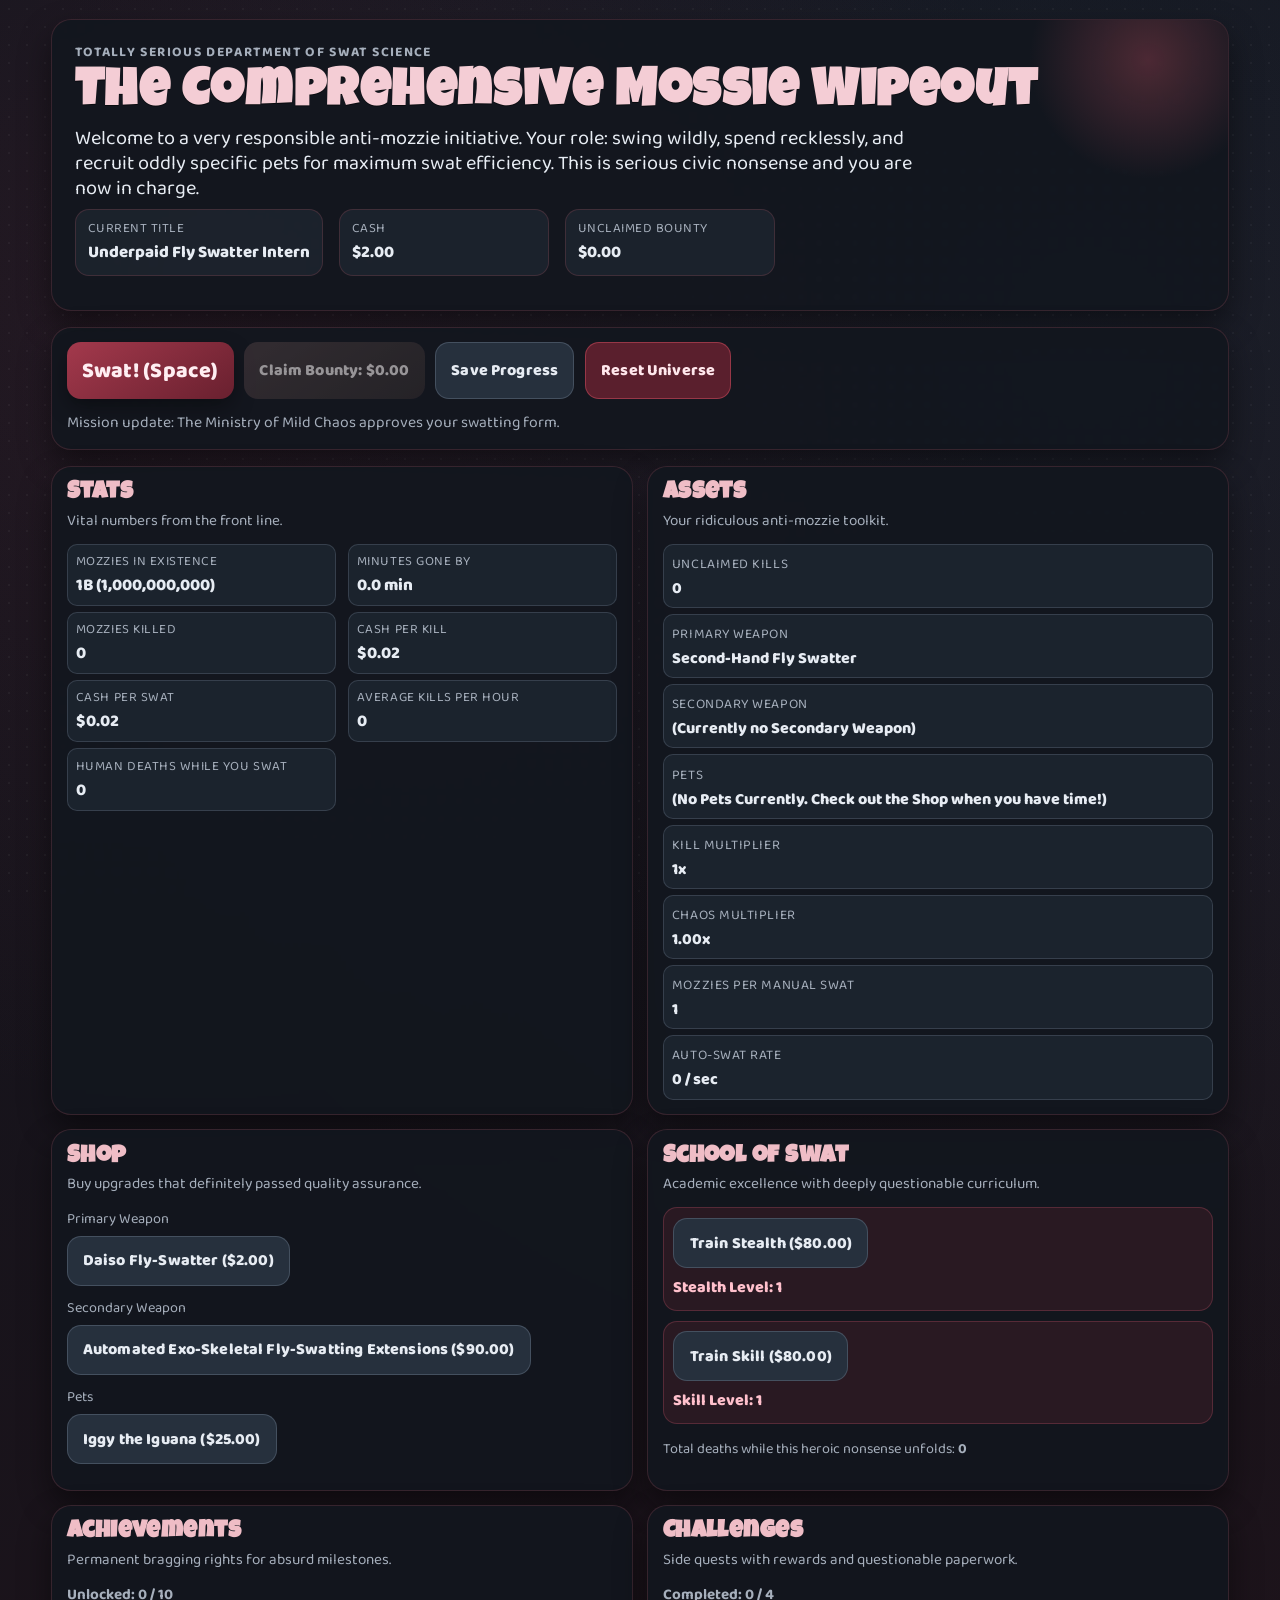
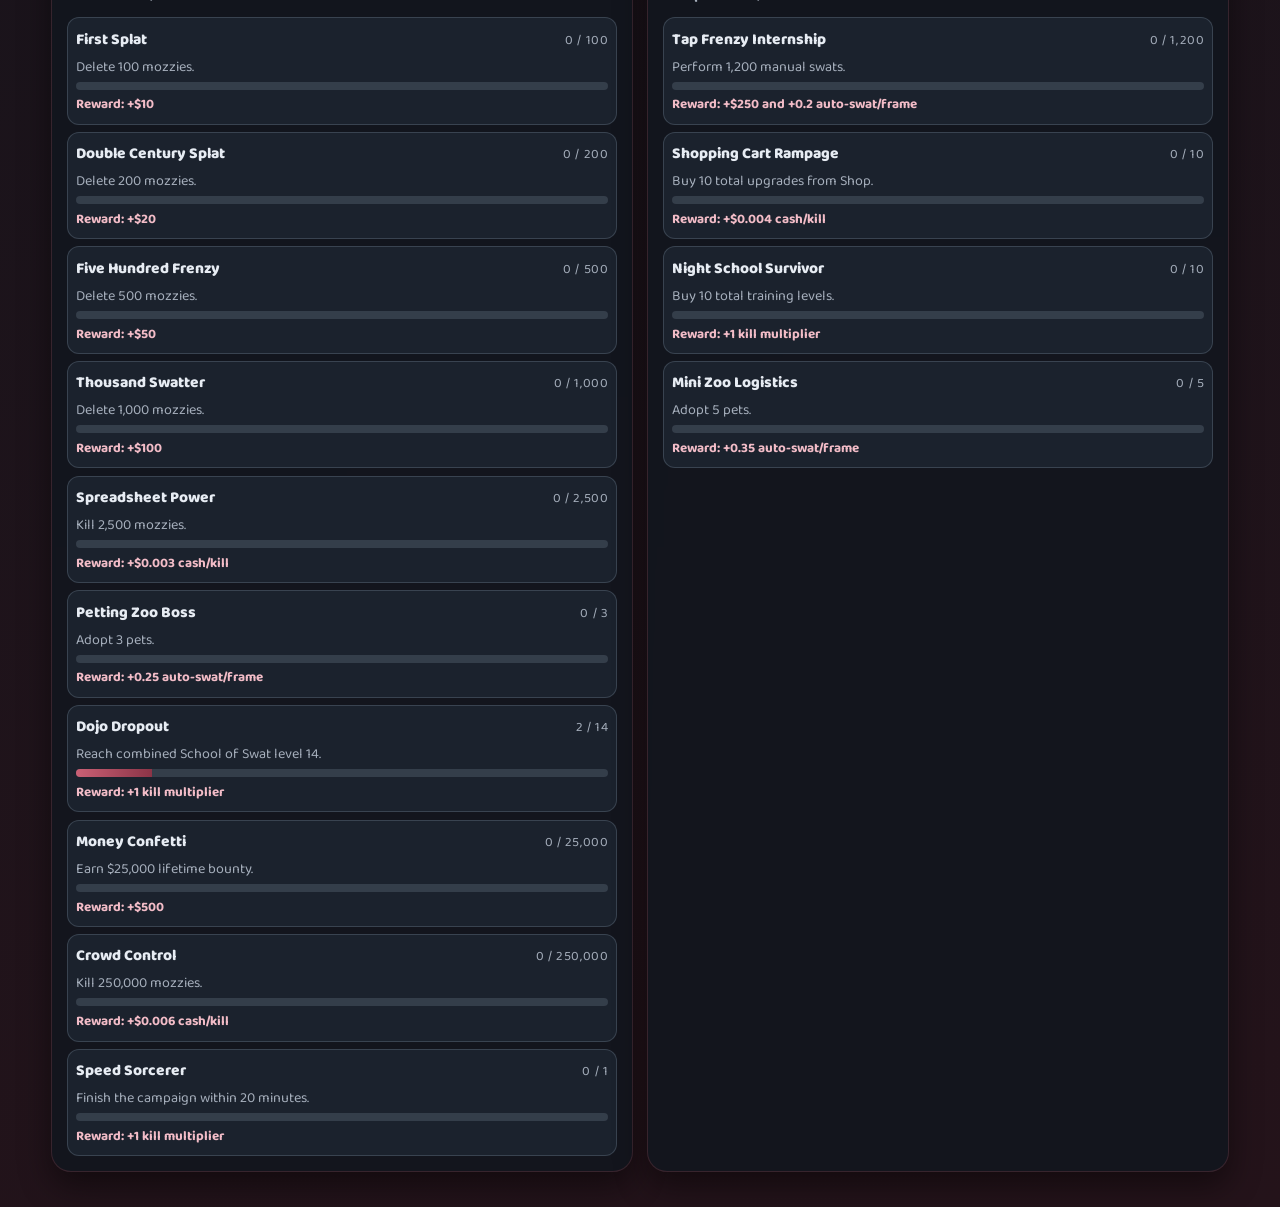
<file: index.html>
<!DOCTYPE html>
<html lang="en">
<head>
  <meta charset="UTF-8">
  <meta name="viewport" content="width=device-width, initial-scale=1.0">
  <meta name="description" content="A light-hearted idle swatting nonsense simulator featuring absurd weapons, pets, achievements, and challenges.">
  <title>Mossie Wipeout Deluxe</title>
  <link rel="preconnect" href="https://fonts.googleapis.com">
  <link rel="preconnect" href="https://fonts.gstatic.com" crossorigin>
  <link href="https://fonts.googleapis.com/css2?family=Baloo+2:wght@400;600;700;800&family=Luckiest+Guy&display=swap" rel="stylesheet">
  <link rel="stylesheet" href="styles.css">
</head>
<body>
  <main class="page">
    <header class="hero card reveal">
      <p class="eyebrow">Totally Serious Department of Swat Science</p>
      <h1>The Comprehensive Mossie Wipeout</h1>
      <p class="hero-copy">
        Welcome to a very responsible anti-mozzie initiative. Your role: swing wildly, spend recklessly, and recruit oddly specific pets
        for maximum swat efficiency. This is serious civic nonsense and you are now in charge.
      </p>
      <div class="hero-stats">
        <div class="hero-pill">
          <span class="pill-label">Current Title</span>
          <strong id="title" class="pill-value">Underpaid Fly Swatter Intern</strong>
        </div>
        <div class="hero-pill">
          <span class="pill-label">Cash</span>
          <strong id="totalCash" class="pill-value">$2.00</strong>
        </div>
        <div class="hero-pill">
          <span class="pill-label">Unclaimed Bounty</span>
          <strong id="unclaimedBounty" class="pill-value">$0.00</strong>
        </div>
      </div>
      <p id="endMessage" class="end-message" aria-live="polite"></p>
    </header>

    <section class="control-panel card reveal delay-1" aria-label="Mission Controls">
      <div class="button-row">
        <button id="swatButton" class="btn btn-swat" type="button">Swat! (Space)</button>
        <button id="claimButton" class="btn btn-claim" type="button">Claim Bounty: <span id="unclaimedBountyLabel">$0.00</span></button>
        <button id="saveButton" class="btn btn-ghost" type="button">Save Progress</button>
        <button id="resetButton" class="btn btn-danger" type="button">Reset Universe</button>
      </div>
      <p class="status-line">Mission update: <span id="missionUpdate">The Ministry of Mild Chaos approves your swatting form.</span></p>
    </section>

    <section class="dashboard">
      <article class="panel card reveal delay-1" aria-label="Stats">
        <h2>Stats</h2>
        <p class="mini-note">Vital numbers from the front line.</p>
        <div class="stats-grid">
          <div class="stat">
            <span class="stat-label">Mozzies in Existence</span>
            <span id="totalMozzies" class="stat-value">1,000,000,000</span>
          </div>
          <div class="stat">
            <span class="stat-label">Minutes Gone By</span>
            <span id="time" class="stat-value">0.0 min</span>
          </div>
          <div class="stat">
            <span class="stat-label">Mozzies Killed</span>
            <span id="mozziesKilled" class="stat-value">0</span>
          </div>
          <div class="stat">
            <span class="stat-label">Cash Per Kill</span>
            <span id="cashPerKill" class="stat-value">$0.02</span>
          </div>
          <div class="stat">
            <span class="stat-label">Cash Per Swat</span>
            <span id="cashPerSwat" class="stat-value">$0.02</span>
          </div>
          <div class="stat">
            <span class="stat-label">Average Kills Per Hour</span>
            <span id="averageKillsPerHour" class="stat-value">0</span>
          </div>
          <div class="stat">
            <span class="stat-label">Human Deaths While You Swat</span>
            <span id="humanDeaths" class="stat-value">0</span>
          </div>
        </div>
      </article>

      <article class="panel card reveal delay-2" aria-label="Assets">
        <h2>Assets</h2>
        <p class="mini-note">Your ridiculous anti-mozzie toolkit.</p>
        <ul class="listing">
          <li>
            <span class="key">Unclaimed Kills</span>
            <div id="unclaimedKills" class="value">0</div>
          </li>
          <li>
            <span class="key">Primary Weapon</span>
            <div id="weaponName" class="value">Second-Hand Fly Swatter</div>
          </li>
          <li>
            <span class="key">Secondary Weapon</span>
            <div id="secondaryWeaponName" class="value">(Currently no Secondary Weapon)</div>
          </li>
          <li>
            <span class="key">Pets</span>
            <div id="pets" class="value">(No Pets Currently. Check out the Shop when you have time!)</div>
          </li>
          <li>
            <span class="key">Kill Multiplier</span>
            <div id="killMultiplier" class="value">1x</div>
          </li>
          <li>
            <span class="key">Chaos Multiplier</span>
            <div id="chaosMultiplier" class="value">1.00x</div>
          </li>
          <li>
            <span class="key">Mozzies Per Manual Swat</span>
            <div id="killPerSwatFinal" class="value">1</div>
          </li>
          <li>
            <span class="key">Auto-Swat Rate</span>
            <div id="autoSwatRate" class="value">0 / sec</div>
          </li>
        </ul>
      </article>

      <article class="panel card reveal delay-3" aria-label="Shop">
        <h2>Shop</h2>
        <p class="mini-note">Buy upgrades that definitely passed quality assurance.</p>
        <div class="shop-item">
          <p>Primary Weapon</p>
          <button id="weaponButton" class="btn btn-ghost" type="button"><span id="weaponShop"></span></button>
        </div>
        <div class="shop-item">
          <p>Secondary Weapon</p>
          <button id="secondaryWeaponButton" class="btn btn-ghost" type="button"><span id="secondaryWeaponShop"></span></button>
        </div>
        <div class="shop-item">
          <p>Pets</p>
          <button id="petButton" class="btn btn-ghost" type="button"><span id="petShop"></span></button>
        </div>
      </article>

      <article class="panel card reveal delay-4" aria-label="School of Swat">
        <h2>School of Swat</h2>
        <p class="mini-note">Academic excellence with deeply questionable curriculum.</p>
        <div class="training-grid">
          <div class="training-block">
            <button id="trainStealthButton" class="btn btn-ghost" type="button">Train Stealth (<span id="stealthCost">$80.00</span>)</button>
            <div class="training-level">Stealth Level: <span id="stealth">1</span></div>
          </div>
          <div class="training-block">
            <button id="trainSkillButton" class="btn btn-ghost" type="button">Train Skill (<span id="skillCost">$80.00</span>)</button>
            <div class="training-level">Skill Level: <span id="skill">1</span></div>
          </div>
        </div>
        <p class="footer-note">Total deaths while this heroic nonsense unfolds: <strong id="humanDeathsMirror">mirrored in Stats</strong></p>
      </article>

      <article class="panel card reveal delay-2" aria-label="Achievements">
        <h2>Achievements</h2>
        <p class="mini-note">Permanent bragging rights for absurd milestones.</p>
        <p class="progress-line">Unlocked: <span id="achievementCount">0 / 0</span></p>
        <ul id="achievementList" class="quest-list"></ul>
      </article>

      <article class="panel card reveal delay-3" aria-label="Challenges">
        <h2>Challenges</h2>
        <p class="mini-note">Side quests with rewards and questionable paperwork.</p>
        <p class="progress-line">Completed: <span id="challengeCount">0 / 0</span></p>
        <ul id="challengeList" class="quest-list"></ul>
      </article>
    </section>
  </main>

  <div id="toast" class="toast" role="status" aria-live="polite"></div>
  <div id="questPopup" class="quest-popup" role="dialog" aria-live="polite" aria-hidden="true">
    <div class="quest-popup-card">
      <p id="questPopupTitle" class="quest-popup-title">Quest Complete</p>
      <p id="questPopupAmount" class="quest-popup-amount">Reward: +$0.00</p>
      <button id="questPopupContinue" class="quest-popup-btn" type="button">continue saving humanity</button>
    </div>
  </div>

  <script src="MozzieWipeOutWeapons.js"></script>
  <script src="app.js"></script>
</body>
</html>
</file>
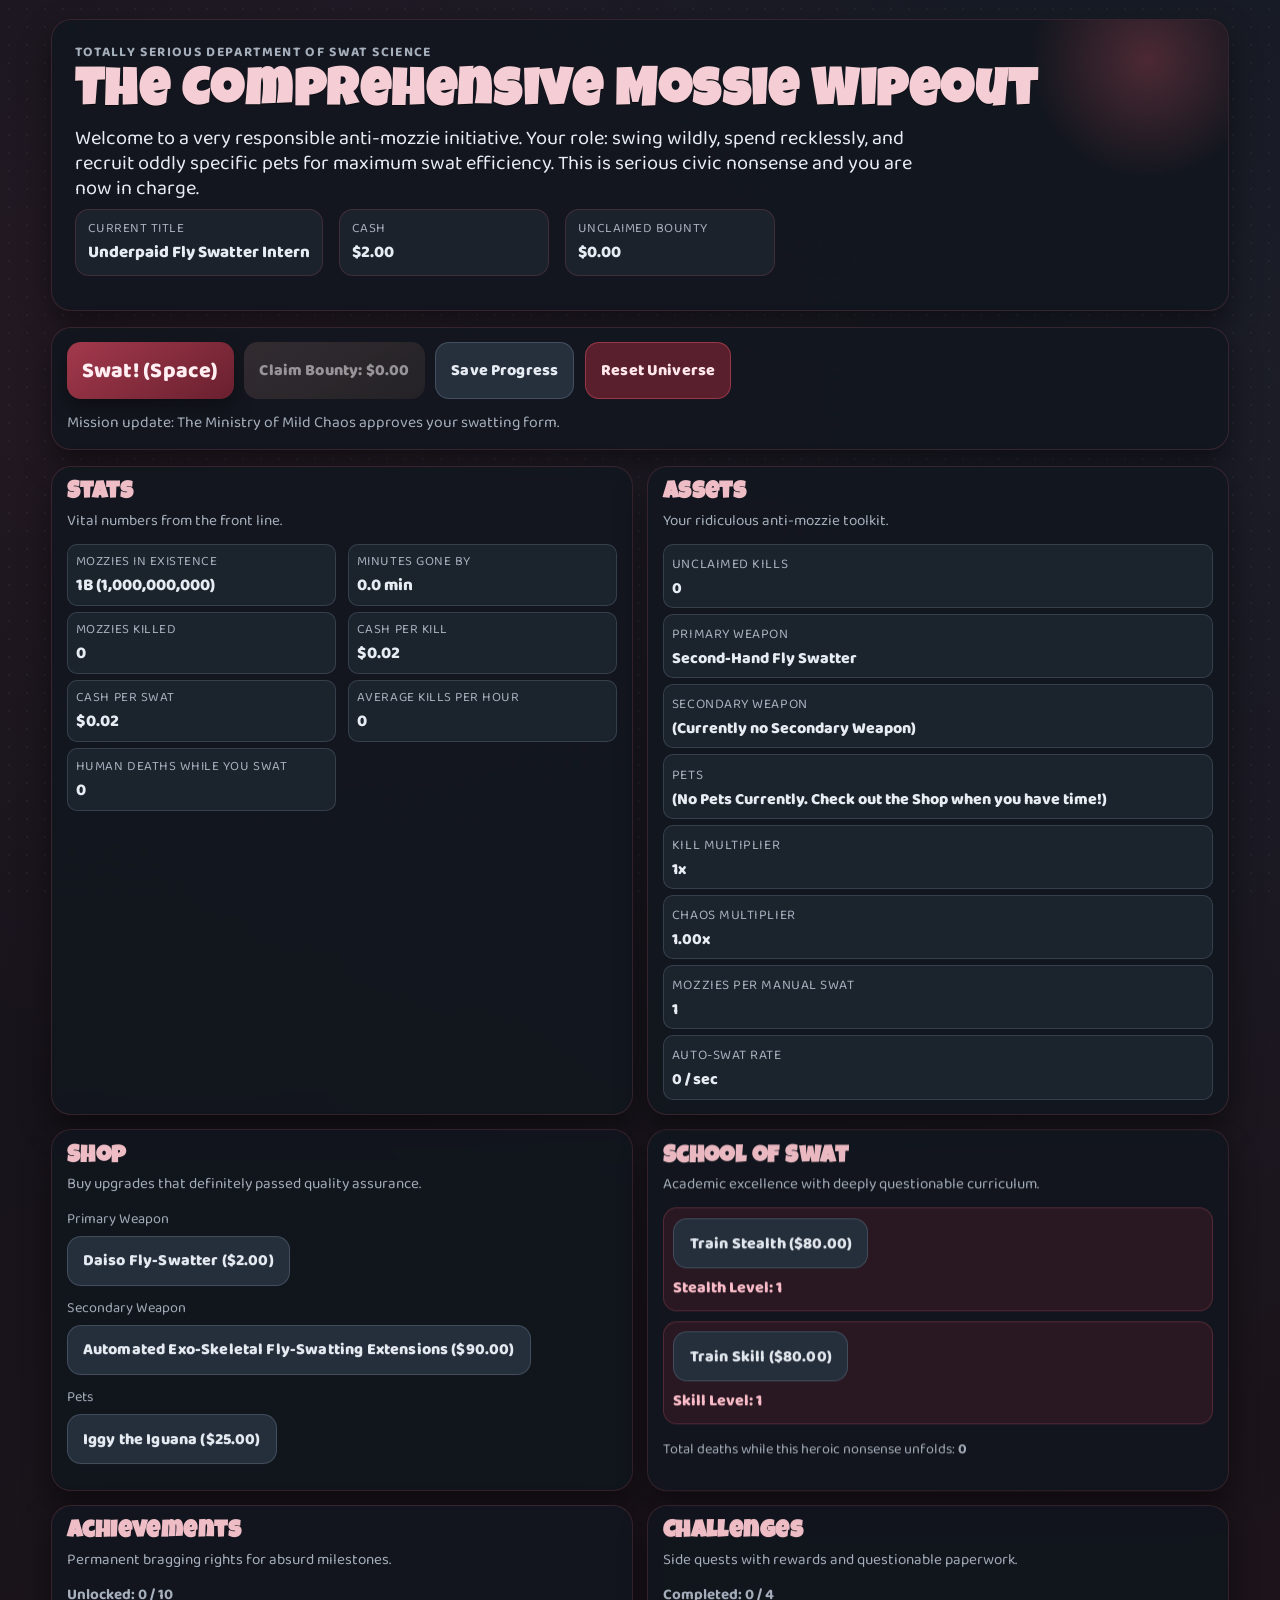
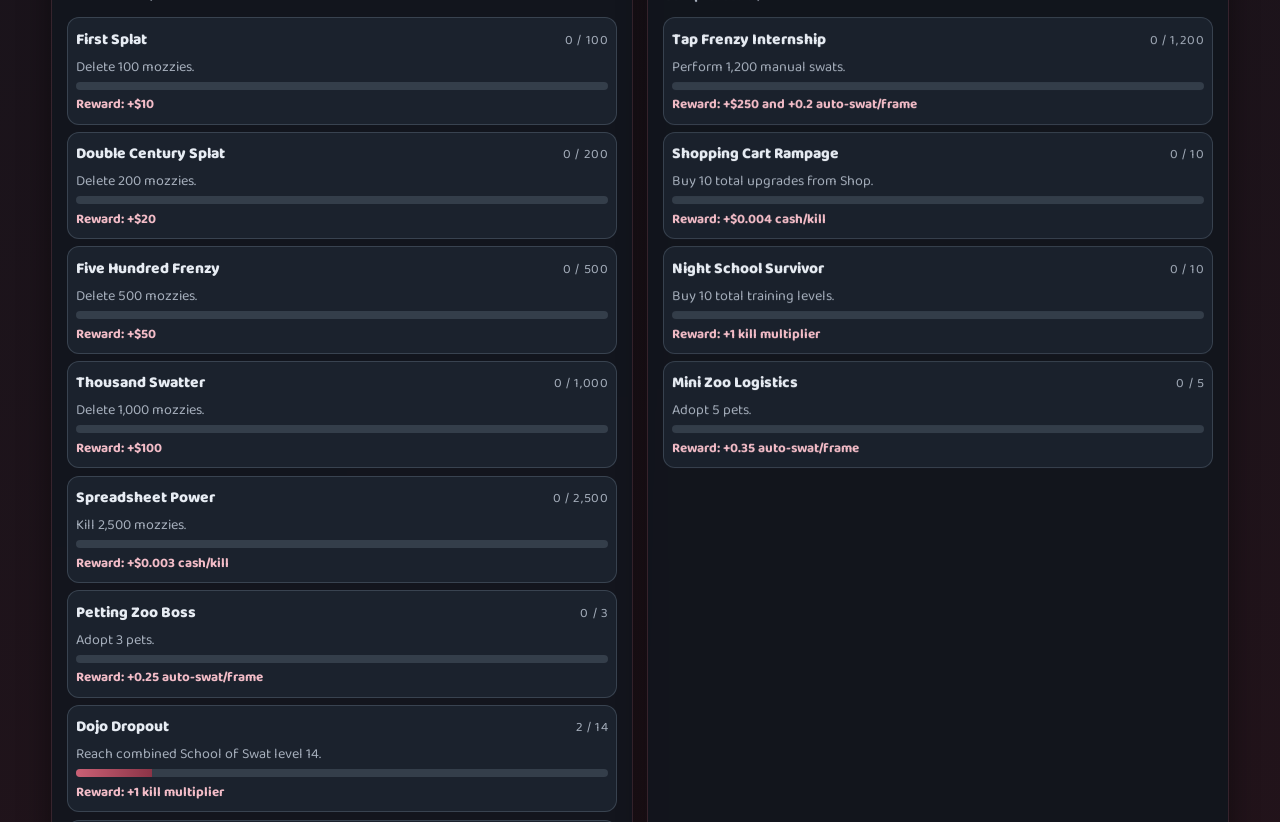
<file: MossieWipeOut.html>
<!DOCTYPE html>
<html lang="en">
<head>
  <meta charset="UTF-8">
  <meta http-equiv="refresh" content="0; url=./index.html">
  <meta name="viewport" content="width=device-width, initial-scale=1.0">
  <title>Mossie Wipeout Redirect</title>
</head>
<body>
  <p>Redirecting to <a href="./index.html">Mossie Wipeout Deluxe</a>...</p>
</body>
</html>
</file>
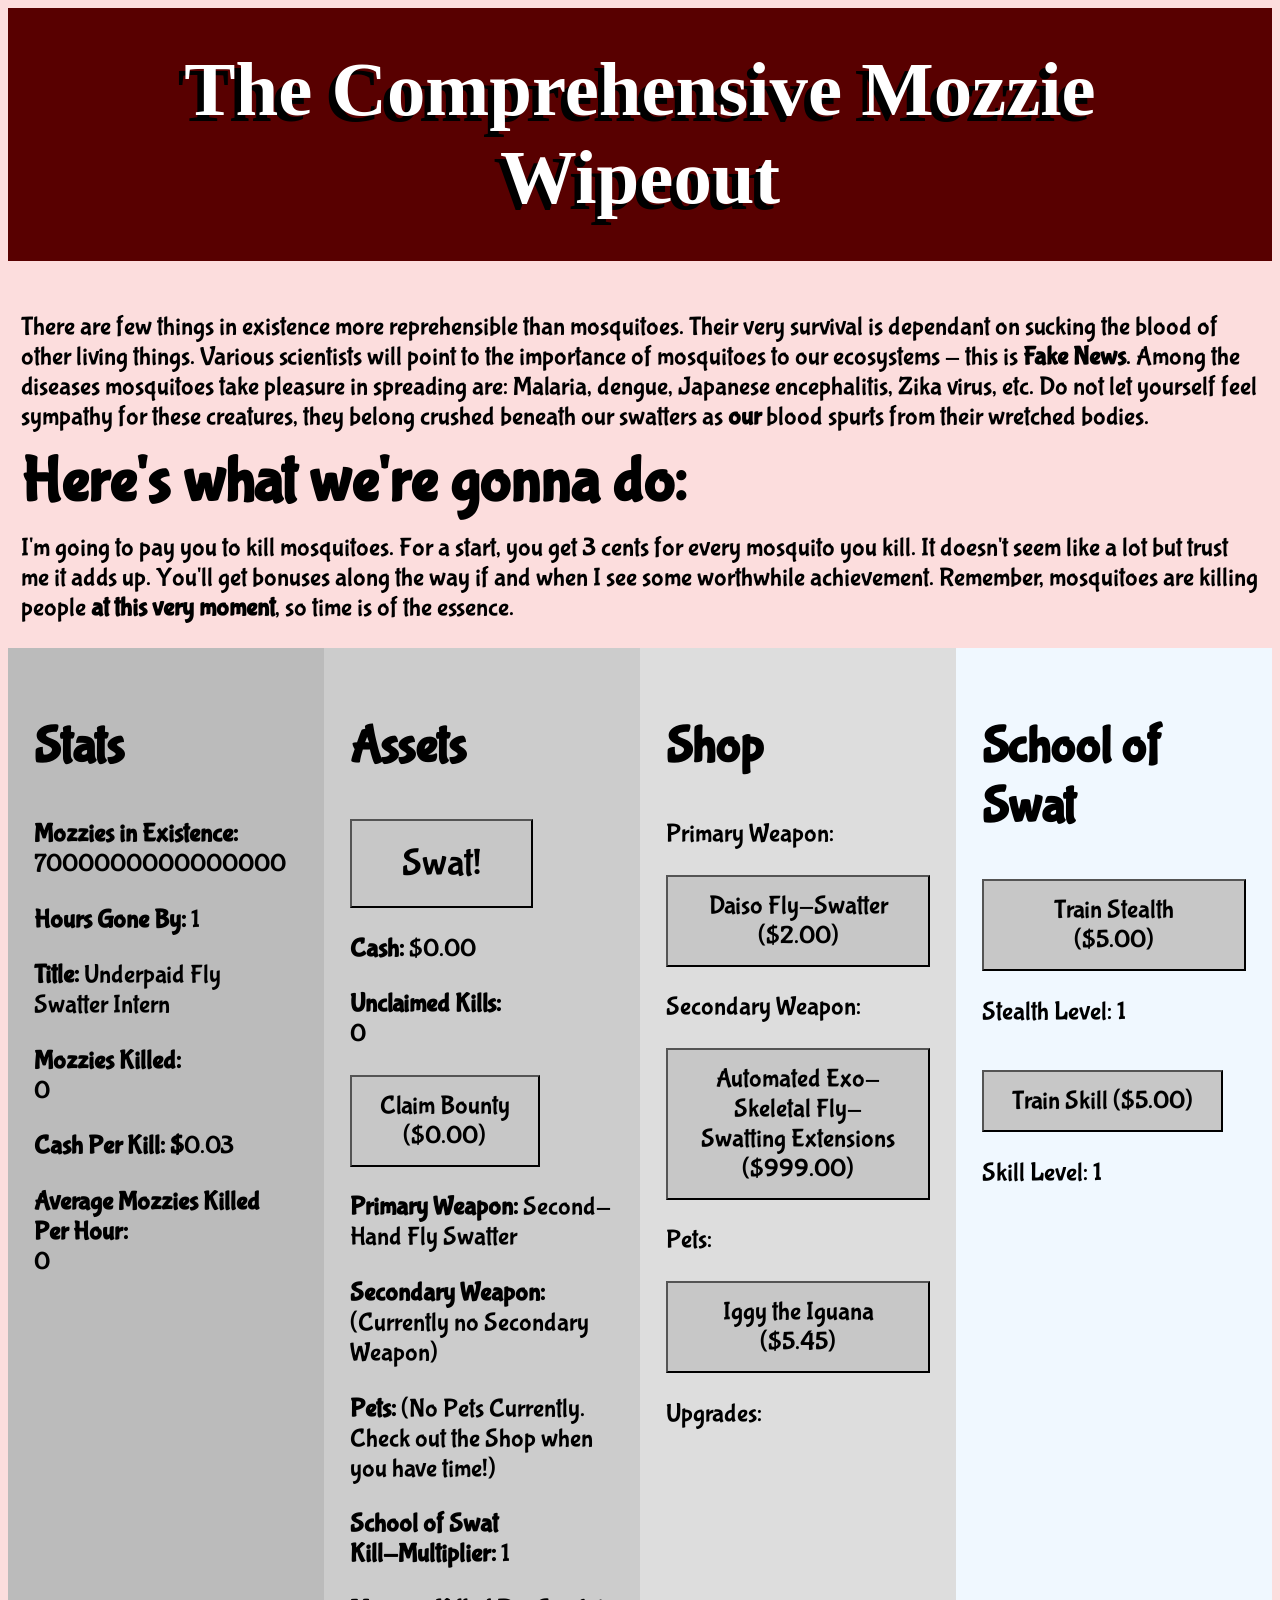
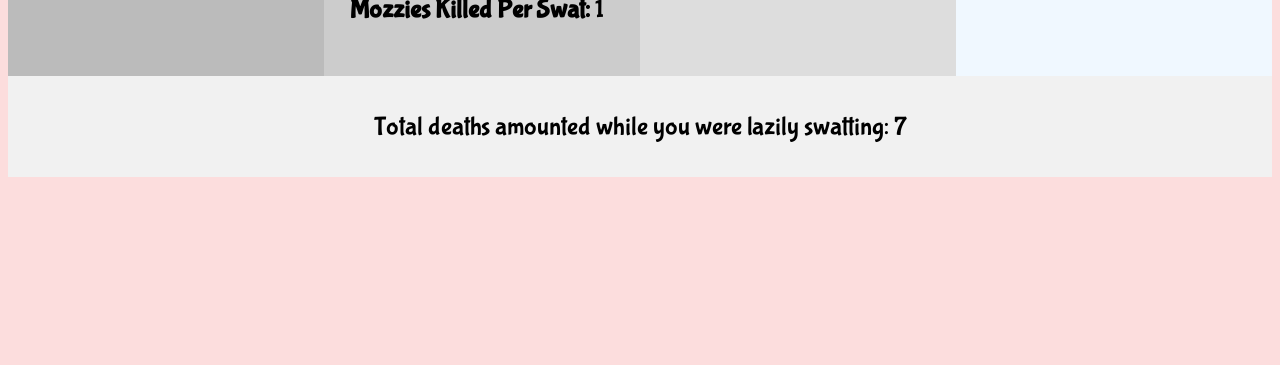
<file: MozzieWipeOutPlayable.html>
<html>
<head>
        <meta name='viewport' 
        content='width=device-width, initial-scale=1.0, maximum-scale=1.0, user-scalable=0' 
   />

   <link href='https://fonts.googleapis.com/css?family=Bangers' rel='stylesheet'>
   <link href='https://fonts.googleapis.com/css?family=Bubblegum Sans' rel='stylesheet'>


<style>
h1{
    font-family: 'Bubblegum Sans';font-size: 5vw; padding:0cm;
}
h2{
    font-family: 'Bubblegum Sans';font-size: 4vw; padding:0cm;
}
p{
    font-family: 'Bubblegum Sans';font-size: 2vw;
}
body{
    /* background-image: url("https://espressoscience.files.wordpress.com/2017/12/mosquito.jpg"); */

    background-color: rgb(252, 221, 221);
    background-repeat:no-repeat;
    background-position:right top;
    background-attachment:scroll;
    
}
* {
  box-sizing: border-box;
}

.header {
  padding: 3vw 3vw;
  text-align: center;
  background: #580000;
  color: white;
  font-family:"Impact"; 
  font-size: 6vw;
  text-shadow: -0.5vw 0.5vw #000000;
  
}

.flex-container {
  display: flex;
  flex-wrap: wrap;
}

/* Create three equal columns that floats next to each other */
.column {
  float: left;
  width: 25%;
  padding: 2vw;
}

/* Clear floats after the columns */
.row:after {
  content: "";
  display: table;
  clear: both;
}

/* Style the footer */
.footer {
  background-color: #f1f1f1;
  padding: 10px;
  text-align: center;
  width: 100%;
}

/* Responsive layout - makes the three columns stack on top of each other instead of next to each other */
@media (max-width: 600px) {
  .column {
    width: 100%;
  }
}

.btn {
    background-color: rgb(199, 199, 199);
    padding: 14px 28px;
    font-size:2vw;
    font-family:'Bubblegum Sans';
    cursor: pointer;
    display: inline-block;
}
.btn:hover{
    background:rgb(255, 243, 243);
}
.swatbtn{
    padding: 20px 50px; 
    font-size: 3vw;
}
.swatbtn:hover{
    background:rgb(255, 53, 53);
}
.claimbtn{
    padding: 14px 28px; 
    font-size: 2vw;
}
.claimbtn:hover{
    background:rgb(255, 206, 116);
}



</style>
</head>

<body>
    <script src="MozzieWipeOutWeapons.js"></script>

    <h1 class="header">The Comprehensive Mozzie Wipeout</h1> 
    <p style="margin: 1vw"> There are few things in existence more reprehensible than mosquitoes. 
        Their very survival is dependant on sucking the blood of other living things.
        Various scientists will point to the importance of mosquitoes to our ecosystems - this is <b>Fake News</b>.
        Among the diseases mosquitoes take pleasure in spreading are: Malaria, dengue, Japanese encephalitis,
        Zika virus, etc.
        Do not let yourself feel sympathy for these creatures, they belong crushed beneath our swatters as 
        <b>our</b> blood spurts from their wretched bodies. 


    </p>
    <h1 style="margin: 1vw"> Here's what we're gonna do: </h1>
    <p style="margin: 1vw"> I'm going to pay you to kill mosquitoes. For a start, you get 3 cents for every mosquito you kill.
        It doesn't seem like a lot but trust me it adds up. You'll get bonuses along the way if and when
        I see some worthwhile achievement. Remember, mosquitoes are killing people <b>at this very moment</b>,
        so time is of the essence.
    </p>
    <p> <span id="endMessage"></span></p>
    <div class="flex-container">
        <div class="column" style="background-color:#bbb">
                <h2>Stats</h2>
                <p> <b>Mozzies in Existence: <br></b><span id="totalMozzies"> 70000000000000000 </span> </p>
                <p> <b>Hours Gone By: </b><span id="time"></span> </p>
                <p> <b>Title: </b><span id="title"> 0</span> </p>
                <p> <b>Mozzies Killed: <br></b><span id="mozziesKilled"> 0</span> </p>
                <p> <b>Cash Per Kill: $</b><span id="cashPerKill"> 0</span> </p>
                <p> <b>Average Mozzies Killed Per Hour: <br></b><span id="averageKillsPerHour"> 0</span> </p>

        </div>
        <div class="column" style="background-color:#ccc">
                <h2> <b> Assets</b> </h2>
                <button class="btn swatbtn" type="button" onclick=Swat()> Swat! </button><br>
                <p> <b>Cash: </b>$<span id="totalCash"> 20.00 </span> </p>
                <p> <b> Unclaimed Kills: <br></b> <span id="unclaimedKills"> 0</span> </p>
                <button class="btn claimbtn" type="button" onclick=claimKills()> Claim Bounty <br> ($<span id="unclaimedBounty"> </span>) </button>
                <span id="autoClaimButton"></span>
                <p> <b>Primary Weapon: </b> <span id="weaponName"> </span> </p>
                <p> <b>Secondary Weapon: </b> <span id="secondaryWeaponName"> </span> </p>
                <p> <b>Pets: </b> <span id="pets"></span> </p>
                <p> <b>School of Swat <br>Kill-Multiplier: </b> <span id="killMultiplier"></span> </p>
                <p> <b>Mozzies Killed Per Swat: </b> <span id="killPerSwatFinal"></span></p>
        </div>
        <div class="column" style="background-color:#ddd">
                <h2> Shop</h2>
                <p> Primary Weapon:</p>
                <button class="btn" type="button" onclick=buyWeapon()> <span id="weaponShop"> </span> </button><br>
                <p> Secondary Weapon:</p>
                <button class="btn" type="button" onclick=buySecondaryWeapon()> <span id="secondaryWeaponShop"> </span> </button><br>
                <p> Pets:</p>
                <button class="btn" type="button" onclick=buyPet()> <span id="petShop"> </span> </button><br>
                
                <p> Upgrades:</p>
            
        </div>
        <div class="column" style="background-color:aliceblue">
                <h2> School of Swat</h2>
                <button class="btn" type="button" onclick=trainStealth()> Train Stealth <span id="stealthCost"></span> </button> 
                <p> Stealth Level: <span id="stealth"> </span> </p><br>
                <button class="btn" type="button" onclick=trainSkill()> Train Skill <span id="skillCost"></span></button> 
                <p> Skill Level: <span id="skill"> </span> </p><br>
        </div>

        <div class="footer" style="background-color:#f1f1f1">
            <p> Total deaths amounted while you were lazily swatting: <span id="humanDeaths"></span> </p>
        </div>
    </div>


</body>
<script>
class Weapon{
    constructor(name, damage, cost){
        this.name = name;
        this.damage = damage;
        this.cost = cost;
    }
}

let weapon1 = new Weapon("Daiso Fly-Swatter", 2, 2.00);
let weapon2 = new Weapon("Ordinary Fly-Swatter", 5, 6.99);
let weapon3 = new Weapon("Ergonomic Fly-Swatter", 12, 17.99);
let weapon4 = new Weapon("Super Light-Weight Fly-Swatter", 24, 69.99);
let weapon5 = new Weapon("Extremely Long and Large Fly-Swatter", 49, 209.99);
let weapon6 = new Weapon("Laser-grid 'Insta-Death' Fly-Swatter", 88, 777.00);
let weapon7 = new Weapon("Katana-style Fly-Swatter", 275, 1750.00);
let weapon8 = new Weapon("Wrath and Vengeance Fly-Swatter", 1050, 5399.99);
let weapon9 = new Weapon("Twin-headed Iguana-Emblem Fly-Swatter", 4789, 19999.99);
let weapon10 = new Weapon("Triple-headed Frog-Emblem Fly-Swatter", 10000, 74000.00);
let weapon11 = new Weapon("Nine-headed Spider-Emblem Fly-Swatter", 17171, 500000.00);
let weapon12 = new Weapon("Black Magic Fly-Swatter", 25600, 1300000.00);
let weapon13 = new Weapon("Mighty Wand of Swat", 640000, 22500000.00);
let weapon14 = new Weapon("Fly-Swatter of Fire and Ice", 16000000, 8636000000.00);
let weapon15 = new Weapon("The Wizard of Moz Fly-Swatter", 400000000, 248940000000.00);
let weapon16 = new Weapon("Protector of All that is Good and Right Fly-Swatter", 100000000000, 99999999999999.99);

const weapons = [weapon1, weapon2, weapon3, weapon4, weapon5, weapon6, weapon7, weapon8, weapon9, weapon10, weapon11, weapon12, weapon13, weapon14, weapon15, weapon16];

class SecondaryWeapon{
    constructor(name, damage, cost){   
    this.name = name;
    this.damage = damage;
    this.cost = cost;
    }
}

let secondaryWeapon1 = new SecondaryWeapon("Automated Exo-Skeletal Fly-Swatting Extensions", 11, 999.99);
let secondaryWeapon2 = new SecondaryWeapon("Longer-Armed Automated Exo-Skeletal Fly-Swatting Extensions", 24, 1599.99)
let secondaryWeapon3 = new SecondaryWeapon("Self-targetting Micro Lasers", 101, 12500)
let secondaryWeapon4 = new SecondaryWeapon("Self-targetting Moderate Lasers", 303, 99999.99)
let secondaryWeapon5 = new SecondaryWeapon("Military-Grade Auto-Spray Insecticide", 620, 1500000.00)
let secondaryWeapon6 = new SecondaryWeapon("Insecticide Cluster Grenades", 1200, 30000000.00)
let secondaryWeapon7 = new SecondaryWeapon("MozBuster insecticide", 1999, 5000000000.00)
let secondaryWeapon8 = new SecondaryWeapon("FDA Not-Approved Mozsecticide", 45000, 5000000000.00)
let secondaryWeapon9 = new SecondaryWeapon("Low-heat Safe-For-Humans Flamethrowers", 7200000, 75000000000.00)
let secondaryWeapon10 = new SecondaryWeapon("Scorching Sun Mozzie Widower", 135790000, 144400000000.50)
let secondaryWeapon11 = new SecondaryWeapon("Bleong Music Pied-Piper Mozzie Trap", 10000000000, 9999999999999.99)


const secondaryWeapons = [secondaryWeapon1, secondaryWeapon2, secondaryWeapon3, secondaryWeapon4, secondaryWeapon5, secondaryWeapon6, secondaryWeapon7, secondaryWeapon8, secondaryWeapon9, secondaryWeapon10, secondaryWeapon11];

class Pet{
    constructor(name, damage, cost){   
    this.name = name;
    this.damage = damage;
    this.cost = cost;
    }
}

let pet1 = new Pet("Iggy the Iguana", 0.05, 5.45);
let pet2 = new Pet("Finnick the Frog", 0.1, 12.25);
let pet3 = new Pet("PakPak the Farm Chicken", 1, 42.50);
let pet4 = new Pet("PokPok the Farm Chicken", 1, 42.50);
let pet5 = new Pet("PekPek the Farm Chicken", 1, 42.50);
let pet6 = new Pet("Gyarados the Farm Duck", 1, 42.50);
let pet7 = new Pet("Annie the Mozzie-eating Bat", 5, 125.00);
let pet8 = new Pet("Mozibayne the Malaysian Jumping Spider", 5000, 120000)
let pet9 = new Pet("Oh-Ho the West Sumatran Mozzie-Hunting White-tailed Phoenix", 100000000, 1444000000000.50)
let pet10 = new Pet("Rachie the Sonic Hamster", 10000000000, 9999999999999.99)

const petlist = [pet1, pet2, pet3, pet4, pet5, pet6, pet7, pet8, pet9, pet10];

var pets = "(No Pets Currently. Check out the Shop when you have time!)";
var stealth = 1;
var skill = 1;

var dualwield = false;
var autoclaim = false;

</script>
<script>
    
    var timer = 0.00;
    var framesPerSecond = 60;

    window.onload = function(){
    setInterval(function(){
        timing();
        updateHTML();
        AutoSwat();
        rankUp();
        endgame();
    }, 1000/framesPerSecond);
    }

    var humanDeaths = 0;
    var totalMozzies = 7000000000000000;
    var breedingRate = 66;
    var cash = 0;
    var cashPerKill = 0.03;
    var killPerSwat = 1;
    var killPerAutoSwat = 0;
    var mozziesKilled = 0;
    var unclaimedKills = 0;
    var unclaimedBounty = 0;
    var title = "Underpaid Fly Swatter Intern";
    var weaponName = "Second-Hand Fly Swatter";
    var weaponShop = weapons[0].name;
    var weaponCost = 2.00;
    var weaponindex = 0;
    var secondaryWeaponName = "(Currently no Secondary Weapon)";
    var secondaryWeaponShop = secondaryWeapons[0].name;
    var secondaryWeaponCost = 999.00;
    var secondaryWeaponIndex = 0;
    var petShop = petlist[0].name;
    var petCost = petlist[0].cost;
    var petIndex = 0;
    var skillCost = 5;
    var stealthCost = 5;
    var killMultiplier = 1;
    var humanDeathsPerSec = 0.08;
    var endMessage = "";


function Swat(){
    totalMozzies -= killPerSwat * killMultiplier;
    updateMozziesKilled(killPerSwat * killMultiplier, cashPerKill);
}

function AutoSwat(){
    totalMozzies -= Math.ceil(killPerAutoSwat);
    updateMozziesKilled(killPerAutoSwat, cashPerKill);
}

function updateMozziesKilled(num, cashPerKill){
    mozziesKilled += num;
    unclaimedKills += num;
    unclaimedBounty = unclaimedKills * cashPerKill;
}

function claimKills(){
    cash += cashPerKill * unclaimedKills;
    unclaimedKills = 0;
}

function timing(){
    timer += 0.01;
    humanDeaths += humanDeathsPerSec;
    document.getElementById("time").innerHTML = timer.toFixed(0);
    document.getElementById("humanDeaths").innerHTML = humanDeaths.toFixed(0);
}

function updateHTML(){
    document.getElementById("totalMozzies").innerHTML = totalMozzies;
    document.getElementById("mozziesKilled").innerHTML = mozziesKilled.toFixed(0);
    document.getElementById("killPerSwatFinal").innerHTML = (killPerSwat);//*killMultiplier);
    document.getElementById("averageKillsPerHour").innerHTML = Math.floor(mozziesKilled/timer);
    document.getElementById("unclaimedKills").innerHTML = unclaimedKills.toFixed(0);
    document.getElementById("unclaimedBounty").innerHTML = unclaimedBounty.toFixed(2);
    document.getElementById("weaponName").innerHTML = weaponName;
    document.getElementById("weaponShop").innerHTML = weaponShop + " ($" + weaponCost.toFixed(2) + ")";
    document.getElementById("secondaryWeaponName").innerHTML = secondaryWeaponName;
    document.getElementById("secondaryWeaponShop").innerHTML = secondaryWeaponShop + " ($" + secondaryWeaponCost.toFixed(2) + ")";
    document.getElementById("title").innerHTML = title;
    document.getElementById("totalCash").innerHTML = cash.toFixed(2);
    document.getElementById("cashPerKill").innerHTML = cashPerKill.toFixed(2);
    document.getElementById("stealth").innerHTML = stealth;
    document.getElementById("skill").innerHTML = skill;
    document.getElementById("stealthCost").innerHTML = "($" + stealthCost.toFixed(2) + ")";
    document.getElementById("skillCost").innerHTML = "($" + skillCost.toFixed(2) + ")";
    document.getElementById("killMultiplier").innerHTML = killMultiplier;
    document.getElementById("pets").innerHTML = pets;
    document.getElementById("petShop").innerHTML = petShop + " ($" + petCost.toFixed(2) + ")";
    document.getElementById("endMessage").innerHTML = endMessage;

}

function buyWeapon(){
    if (cash >= weapons[weaponindex].cost && weaponindex < (weapons.length-1)){
        cash -= weapons[weaponindex].cost;
        weaponName = weapons[weaponindex].name;
        weaponShop = weapons[weaponindex+1].name;
        weaponCost = weapons[weaponindex+1].cost;
        killPerSwat = weapons[weaponindex].damage;
        weaponindex += 1;
    }

    else if(cash >= weapons[weaponindex].cost && weaponindex == (weapons.length-1) ){
        cash -= weapons[weaponindex].cost;
        weaponName = weapons[weaponindex].name;
        weaponShop = "(There exists no greater weapon than that which you possess)";
        weaponCost = 0;
        killPerSwat = weapons[weaponindex].damage;
    }

    else{
        alert("Sorry, you can't afford that yet. Did you forget to claim your bounty?");
    }
}

function buySecondaryWeapon(){
    if (cash >= secondaryWeapons[secondaryWeaponIndex].cost && secondaryWeaponIndex < (secondaryWeapons.length-1)){
        cash -= secondaryWeapons[secondaryWeaponIndex].cost;
        secondaryWeaponName = secondaryWeapons[secondaryWeaponIndex].name;
        secondaryWeaponShop = secondaryWeapons[secondaryWeaponIndex+1].name;
        secondaryWeaponCost = secondaryWeapons[secondaryWeaponIndex+1].cost;
        killPerAutoSwat += secondaryWeapons[secondaryWeaponIndex].damage;
        secondaryWeaponIndex += 1;
    }

    else if(cash >= secondaryWeapons[secondaryWeaponIndex].cost && secondaryWeaponIndex == (secondaryWeapons.length-1) ){
        cash -= secondaryWeapons[secondaryWeaponIndex].cost;
        secondaryWeaponName = secondaryWeapons[secondaryWeaponIndex].name;
        secondaryWeaponShop = "(There exists no greater weapon than that which you possess)";
        secondaryWeaponCost = 0;
        killPerAutoSwat += secondaryWeapons[secondaryWeaponIndex].damage;
    }

    else{
        alert("Sorry, you can't afford that yet. Did you forget to claim your bounty?");
    }
}

function buyPet(){
    if (cash >= petlist[petIndex].cost && petIndex < (petlist.length-1)){
        cash -= petlist[petIndex].cost;
        if (petIndex == 0){
            pets = petlist[petIndex].name
        }
        else{
            pets += (", " + petlist[petIndex].name);
        }
        petShop = petlist[petIndex+1].name;
        petCost = petlist[petIndex+1].cost;
        killPerAutoSwat += petlist[petIndex].damage;
        petIndex += 1;
    }

    else if(cash >= petlist[petIndex].cost && petIndex == (petlist.length-1) ){
        cash -= petlist[petIndex].cost;
        pets += (", " + petlist[petIndex].name);
        killPerAutoSwat += petlist[petIndex].damage;
    }

    else{
        alert("Sorry, you can't afford that yet. Did you forget to claim your bounty?");
    }
}

function trainSkill(){
    if (cash >= skillCost && skill <70){
        cash -= skillCost;
        skill += 1;
        skillCost *= 1.5;
        killMultiplier = Math.ceil((skill + stealth)/3);
    }
    else{
        alert("Sorry, you can't afford that yet. Keep swatting!");
    }
}

function trainStealth(){
    if (cash >= stealthCost && stealth <70){
        cash -= stealthCost;
        stealth += 1;
        stealthCost *= 1.5;
        killMultiplier = Math.ceil((skill + stealth)/3);
    }
    else{
        alert("Sorry, you can't afford that yet. Keep swatting!");
    }
}

function rankUp(){
    if (mozziesKilled >= 100000000000){
        cashPerKill = 0.99;
        title = "Hero of Humanity";
    }

    else if (mozziesKilled >= 10000000000){
        cashPerKill = 0.65;
        title = "Grand Sensei of the School of Swat";
    }

    else if (mozziesKilled >= 1000000000){
        cashPerKill = 0.45;
        title = "Wizard of Swat, Apprentice of Dark Magic";
    }

    else if (mozziesKilled >= 100000000){
        cashPerKill = 0.32;
        title = "Undisputed Olympic Swat Champion";
    }

    else if (mozziesKilled >= 10000000){
        cashPerKill = 0.19;
        title = "The Fearsome Mozcateer";
    }

    else if (mozziesKilled >= 1000000){
        cashPerKill = 0.13;
        title = "Indie-Swatter-Jones";
    }

    else if (mozziesKilled >= 100000){
        cashPerKill = 0.11;
        title = "Rising-Star Swat Sensation";
    }

    else if (mozziesKilled >= 25000){
        cashPerKill = 0.09;
        title = "Senior Swat Executive";
    }

    else if (mozziesKilled >= 500){
        cashPerKill = 0.04;
        title = "Reasonably-Paid Swat Associate";
    }
    else{
        cashPerKill = 0.03;
        title = "Underpaid Fly Swatter Intern";
    }
}

function endgame(){
    if (totalMozzies <= 0){
        killPerAutoSwat = 0;
        killPerSwat = 0;
        totalMozzies = 0;
        humanDeathsPerSec = 0;
        endMessage = "Wow, you've killed all 7000000000000000 Mozzies! What a champ. Sadly, " + humanDeaths + 
        "died before you did it. Still, the world is a better place because of you. Fantastic. Just great. Seriously, really awesome. Great job! Go get yourself a nice holiday. You've earned it. What a champ. Wow.";
    }
}

</script>

<br><br><br><br><br><br><br><br><br><br>

</html>
</file>
<file: styles.css>
:root {
  --bg-sky: #10141c;
  --bg-sun: #24131a;
  --ink: #e7ecf3;
  --ink-soft: #a6afbc;
  --card: rgba(18, 23, 31, 0.9);
  --card-border: rgba(139, 72, 84, 0.3);
  --accent: #b94c5d;
  --accent-deep: #752c3b;
  --mint: #4a8a86;
  --mint-soft: #1b2b2d;
  --danger: #d55d6e;
  --shadow: 0 14px 32px rgba(0, 0, 0, 0.45);
}

* {
  box-sizing: border-box;
}

body {
  margin: 0;
  min-height: 100vh;
  font-family: "Baloo 2", "Segoe UI", sans-serif;
  color: var(--ink);
  background:
    radial-gradient(circle at 15% 10%, rgba(139, 53, 74, 0.16) 0, rgba(255, 255, 255, 0) 30%),
    radial-gradient(circle at 85% 12%, rgba(62, 79, 103, 0.18) 0, rgba(255, 198, 125, 0) 40%),
    linear-gradient(165deg, var(--bg-sky), var(--bg-sun));
}

body::before {
  content: "";
  position: fixed;
  inset: 0;
  pointer-events: none;
  background-image: radial-gradient(rgba(255, 255, 255, 0.045) 1px, transparent 1px);
  background-size: 18px 18px;
  z-index: -1;
}

.page {
  width: min(1180px, 92vw);
  margin: 1.2rem auto 2.2rem;
  display: grid;
  gap: 1rem;
}

.card {
  background: var(--card);
  border: 1px solid var(--card-border);
  border-radius: 20px;
  box-shadow: var(--shadow);
  backdrop-filter: blur(2px);
}

.hero {
  padding: 1.3rem 1.4rem;
  position: relative;
  overflow: hidden;
}

.hero::after {
  content: "";
  position: absolute;
  width: 240px;
  height: 240px;
  border-radius: 999px;
  background: radial-gradient(circle, rgba(185, 76, 93, 0.35) 0, rgba(185, 76, 93, 0) 70%);
  right: -40px;
  top: -80px;
  pointer-events: none;
}

.eyebrow {
  margin: 0;
  text-transform: uppercase;
  letter-spacing: 0.1em;
  color: var(--ink-soft);
  font-size: 0.85rem;
  font-weight: 700;
}

.hero h1 {
  margin: 0.3rem 0;
  font-family: "Luckiest Guy", "Trebuchet MS", cursive;
  letter-spacing: 0.03em;
  font-size: clamp(1.95rem, 4.1vw, 3.5rem);
  color: #f4cdd5;
  text-shadow: 0 1px 0 rgba(0, 0, 0, 0.5);
}

.hero-copy {
  margin: 0.2rem 0 0.5rem;
  color: var(--ink);
  font-size: clamp(1rem, 2vw, 1.25rem);
  line-height: 1.25;
  max-width: 72ch;
}

.hero-stats {
  display: flex;
  flex-wrap: wrap;
  gap: 1rem;
  margin-top: 0.5rem;
}

.hero-pill {
  min-width: 210px;
  background: rgba(31, 39, 50, 0.75);
  border: 1px solid rgba(139, 72, 84, 0.32);
  border-radius: 14px;
  padding: 0.55rem 0.75rem;
}

.pill-label {
  display: block;
  color: var(--ink-soft);
  font-size: 0.82rem;
  letter-spacing: 0.04em;
  text-transform: uppercase;
}

.pill-value {
  font-size: 1.05rem;
  font-weight: 800;
}

.end-message {
  margin: 0.8rem 0 0;
  font-weight: 700;
  color: #ffb7a8;
}

.control-panel {
  padding: 0.9rem;
}

.button-row {
  display: flex;
  flex-wrap: wrap;
  gap: 0.65rem;
}

.btn {
  border: 0;
  border-radius: 14px;
  padding: 0.72rem 0.95rem;
  cursor: pointer;
  font-family: inherit;
  font-weight: 800;
  font-size: 1rem;
  letter-spacing: 0.01em;
  transition: transform 160ms ease, box-shadow 160ms ease, filter 160ms ease;
}

.btn:hover {
  transform: translateY(-1px);
  filter: brightness(1.04);
}

.btn:active {
  transform: translateY(1px) scale(0.99);
}

.btn:focus-visible {
  outline: 3px solid rgba(208, 73, 89, 0.45);
  outline-offset: 2px;
}

.btn:disabled {
  cursor: not-allowed;
  opacity: 0.6;
  filter: grayscale(0.2);
}

.btn-swat {
  background: linear-gradient(145deg, #a3394c, #69202f);
  color: #ffeef2;
  box-shadow: 0 9px 20px rgba(0, 0, 0, 0.35);
  font-size: clamp(1rem, 2.1vw, 1.35rem);
}

.btn-claim {
  background: linear-gradient(145deg, #4b3a40, #332a30);
  color: #f2e7ea;
}

.btn-ghost {
  background: #26303d;
  color: var(--ink);
  border: 1px solid rgba(127, 142, 160, 0.34);
}

.btn-danger {
  background: #5a1f2d;
  color: #ffe7ec;
  border: 1px solid rgba(225, 84, 102, 0.45);
}

#swatButton.pop {
  animation: swat-pop 280ms ease;
}

@keyframes swat-pop {
  0% {
    transform: scale(1);
  }

  50% {
    transform: scale(1.05);
  }

  100% {
    transform: scale(1);
  }
}

.status-line {
  margin: 0.65rem 0 0;
  font-size: 0.98rem;
  color: var(--ink-soft);
}

.dashboard {
  display: grid;
  gap: 0.9rem;
  grid-template-columns: repeat(2, minmax(0, 1fr));
}

.panel {
  padding: 0.9rem;
}

.panel h2 {
  margin: 0;
  font-family: "Luckiest Guy", "Trebuchet MS", cursive;
  font-size: 1.5rem;
  letter-spacing: 0.02em;
  color: #efbdc6;
}

.mini-note {
  margin: 0.2rem 0 0.7rem;
  color: var(--ink-soft);
  font-size: 0.95rem;
}

.stats-grid {
  display: grid;
  grid-template-columns: repeat(2, minmax(0, 1fr));
  gap: 0.38rem 0.7rem;
}

.stat {
  border-radius: 10px;
  background: rgba(31, 39, 50, 0.8);
  border: 1px solid rgba(127, 142, 160, 0.27);
  padding: 0.38rem 0.52rem;
}

.stat-label {
  display: block;
  color: var(--ink-soft);
  font-size: 0.82rem;
  text-transform: uppercase;
  letter-spacing: 0.04em;
}

.stat-value {
  font-size: 1.06rem;
  font-weight: 800;
}

.listing {
  margin: 0;
  padding: 0;
  list-style: none;
  display: grid;
  gap: 0.38rem;
}

.listing li {
  background: rgba(31, 39, 50, 0.8);
  border: 1px solid rgba(127, 142, 160, 0.27);
  border-radius: 10px;
  padding: 0.38rem 0.52rem;
}

.listing .key {
  font-size: 0.85rem;
  color: var(--ink-soft);
  text-transform: uppercase;
  letter-spacing: 0.04em;
}

.listing .value {
  font-weight: 800;
}

.shop-item {
  margin-bottom: 0.64rem;
}

.shop-item p {
  margin: 0 0 0.3rem;
  color: var(--ink-soft);
  font-size: 0.9rem;
}

.training-grid {
  display: grid;
  gap: 0.62rem;
}

.training-block {
  border-radius: 14px;
  background: rgba(49, 28, 37, 0.78);
  border: 1px solid rgba(167, 75, 95, 0.36);
  padding: 0.62rem;
}

.training-level {
  margin-top: 0.42rem;
  color: #ffc0cc;
  font-weight: 800;
}

.footer-note {
  margin-top: 0.8rem;
  font-size: 0.9rem;
  color: var(--ink-soft);
}

.progress-line {
  margin: 0.15rem 0 0.65rem;
  color: var(--ink-soft);
  font-size: 0.95rem;
  font-weight: 700;
}

.quest-list {
  margin: 0;
  padding: 0;
  list-style: none;
  display: grid;
  gap: 0.45rem;
}

.quest-item {
  border-radius: 12px;
  padding: 0.52rem;
  background: rgba(31, 39, 50, 0.82);
  border: 1px solid rgba(127, 142, 160, 0.3);
}

.quest-item.complete {
  border-color: rgba(191, 90, 110, 0.55);
  background: rgba(64, 28, 38, 0.9);
}

.quest-head {
  display: flex;
  justify-content: space-between;
  gap: 0.6rem;
  align-items: baseline;
}

.quest-name {
  font-weight: 800;
  font-size: 0.97rem;
}

.quest-status {
  color: var(--ink-soft);
  font-size: 0.82rem;
  text-transform: uppercase;
  letter-spacing: 0.04em;
}

.quest-desc {
  margin: 0.25rem 0;
  font-size: 0.89rem;
  color: var(--ink-soft);
}

.quest-progress {
  margin: 0.25rem 0 0.3rem;
  width: 100%;
  height: 8px;
  border-radius: 999px;
  background: rgba(127, 142, 160, 0.25);
  overflow: hidden;
}

.quest-progress span {
  display: block;
  height: 100%;
  width: 0;
  background: linear-gradient(90deg, #ca6075, #8b3447);
}

.quest-item.complete .quest-progress span {
  background: linear-gradient(90deg, #df8195, #b65369);
}

.quest-reward {
  margin: 0;
  font-size: 0.84rem;
  color: #f2bcc7;
  font-weight: 700;
}

.toast {
  position: fixed;
  right: 1rem;
  bottom: 1rem;
  max-width: min(85vw, 420px);
  background: rgba(24, 15, 22, 0.95);
  color: #fff;
  border-radius: 14px;
  border: 1px solid rgba(255, 255, 255, 0.2);
  padding: 0.7rem 0.82rem;
  transform: translateY(120%);
  opacity: 0;
  transition: transform 220ms ease, opacity 220ms ease;
  z-index: 20;
}

.toast.show {
  transform: translateY(0);
  opacity: 1;
}

.quest-popup {
  position: fixed;
  inset: 0;
  display: flex;
  align-items: center;
  justify-content: center;
  background: rgba(7, 10, 14, 0.7);
  opacity: 0;
  pointer-events: none;
  transition: opacity 170ms ease;
  z-index: 30;
}

.quest-popup.show {
  opacity: 1;
  pointer-events: auto;
}

.quest-popup-card {
  width: min(88vw, 360px);
  border-radius: 16px;
  border: 1px solid rgba(198, 98, 118, 0.5);
  background: rgba(24, 16, 23, 0.95);
  box-shadow: 0 18px 42px rgba(0, 0, 0, 0.45);
  padding: 1rem 1.1rem 0.85rem;
  text-align: center;
}

.quest-popup-title {
  margin: 0;
  color: #ffd5dd;
  font-size: 1.16rem;
  font-weight: 800;
}

.quest-popup-amount {
  margin: 0.42rem 0 0;
  color: #ff899e;
  font-size: 1.5rem;
  font-weight: 800;
  letter-spacing: 0.01em;
}

.quest-popup-hint {
  margin: 0.5rem 0 0;
  color: #b9a4aa;
  font-size: 0.9rem;
}

.quest-popup-btn {
  margin-top: 0.7rem;
  border: 0;
  border-radius: 10px;
  background: linear-gradient(145deg, #a3394c, #69202f);
  color: #ffeef2;
  font-weight: 800;
  font-size: 0.96rem;
  font-family: inherit;
  padding: 0.52rem 0.85rem;
  cursor: pointer;
}

.quest-popup-btn:hover {
  filter: brightness(1.06);
}

.quest-popup-btn:active {
  transform: translateY(1px);
}

.quest-popup-btn:focus-visible {
  outline: 3px solid rgba(208, 73, 89, 0.45);
  outline-offset: 2px;
}

.reveal {
  opacity: 0;
  transform: translateY(12px);
  animation: reveal-up 560ms ease forwards;
}

.delay-1 {
  animation-delay: 120ms;
}

.delay-2 {
  animation-delay: 190ms;
}

.delay-3 {
  animation-delay: 260ms;
}

.delay-4 {
  animation-delay: 330ms;
}

@keyframes reveal-up {
  to {
    opacity: 1;
    transform: translateY(0);
  }
}

@media (max-width: 980px) {
  .dashboard {
    grid-template-columns: 1fr;
  }

  .stats-grid {
    grid-template-columns: 1fr;
  }
}

@media (max-width: 620px) {
  .page {
    width: min(1200px, 96vw);
  }

  .hero {
    padding: 1.05rem;
  }

  .hero h1 {
    line-height: 0.95;
  }

  .button-row {
    flex-direction: column;
  }

  .btn {
    width: 100%;
  }

  .hero-pill {
    width: 100%;
    min-width: 0;
  }
}
</file>
